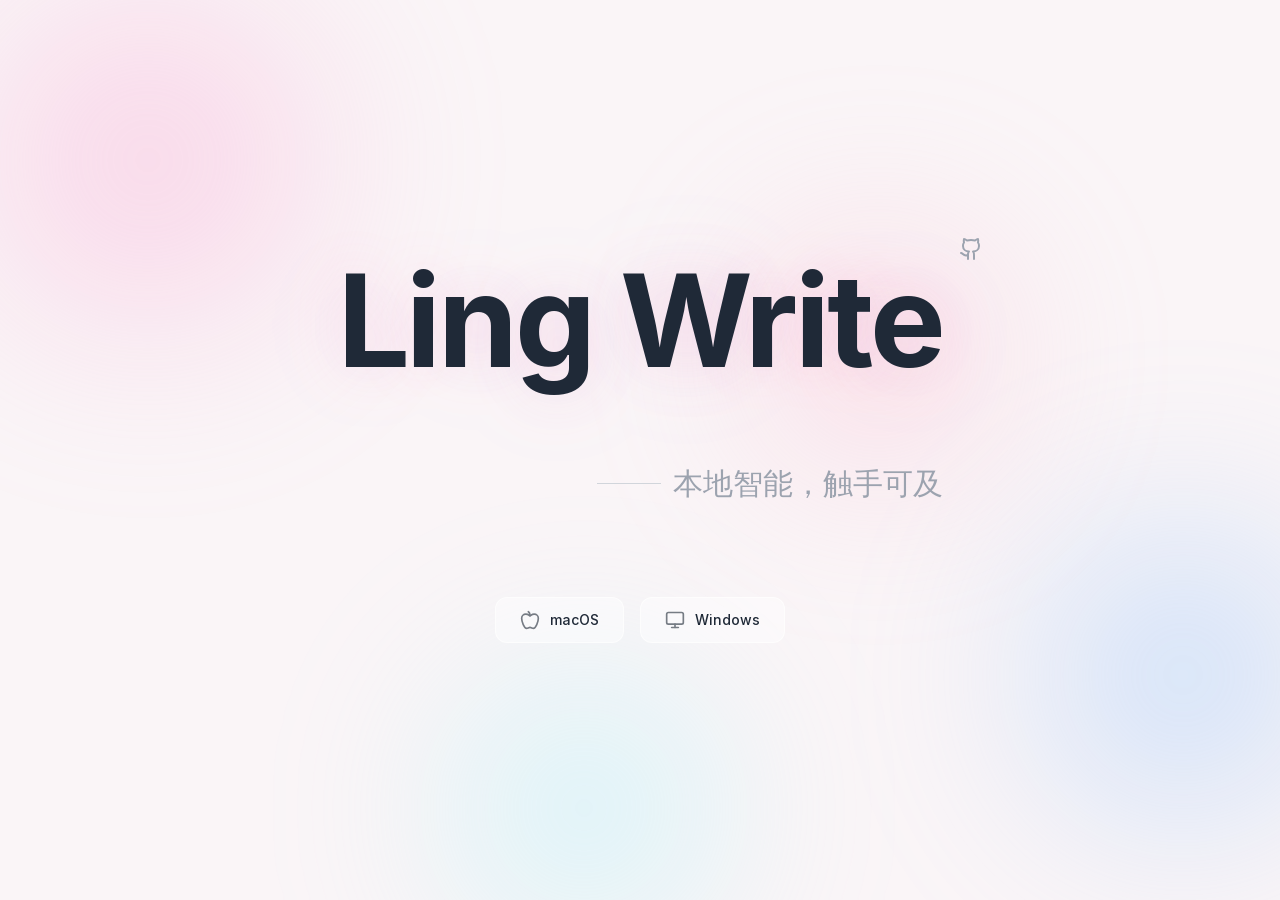
<file: index.html>
<!DOCTYPE html><!--ttAxzyY3ubsPyELwtLTH7--><html lang="zh"><head><meta charSet="utf-8"/><meta name="viewport" content="width=device-width, initial-scale=1"/><link rel="preload" href="/_next/static/media/e4af272ccee01ff0-s.p.woff2" as="font" crossorigin="" type="font/woff2"/><link rel="stylesheet" href="/_next/static/css/75ed8f29eb431561.css" data-precedence="next"/><link rel="preload" as="script" fetchPriority="low" href="/_next/static/chunks/webpack-04e66de93d089f54.js"/><script src="/_next/static/chunks/73cfcf22-8c90cff940dd9a32.js" async=""></script><script src="/_next/static/chunks/9736-6474fca1d3215fde.js" async=""></script><script src="/_next/static/chunks/main-app-9a37974575618280.js" async=""></script><script src="/_next/static/chunks/8094-29367cc3c470c0fe.js" async=""></script><script src="/_next/static/chunks/app/page-4e5576b45c0cf59b.js" async=""></script><meta name="next-size-adjust" content=""/><title>Ling Write — 本地智能，触手可及</title><meta name="description" content="在桌面软件上运行的大语言模型，AI 文字协作助手，保护隐私，高效、简洁、跨平台的桌面端智能助手。"/><meta name="keywords" content="Ling Write,AI,大模型,桌面应用,本地运行,隐私,LLM"/><meta name="google-adsense-account" content="ca-pub-7292810486004926"/><script src="/_next/static/chunks/polyfills-42372ed130431b0a.js" noModule=""></script></head><body class="__variable_f367f3 font-sans"><div hidden=""><!--$--><!--/$--></div><div class="home-page relative flex h-screen items-center justify-center overflow-hidden px-6"><div class="blob blob-1"></div><div class="blob blob-2"></div><div class="blob blob-3"></div><div class="blob blob-4"></div><div class="relative z-10 text-center" style="opacity:0"><div class="relative mb-16 inline-block sm:mb-20" style="opacity:0;filter:blur(8px);transform:translateY(24px)"><h1 class="text-7xl font-bold tracking-tight text-gray-800 text-glow sm:text-8xl lg:text-9xl">Ling Write</h1><a href="https://github.com/hustcc/lingwrite" target="_blank" rel="noopener noreferrer" class="absolute -right-2 -top-4 text-gray-400 transition-colors hover:text-gray-600 sm:-right-10 sm:-top-5"><svg xmlns="http://www.w3.org/2000/svg" width="24" height="24" viewBox="0 0 24 24" fill="none" stroke="currentColor" stroke-width="2" stroke-linecap="round" stroke-linejoin="round" class="lucide lucide-github h-5 w-5 sm:h-6 sm:w-6"><path d="M15 22v-4a4.8 4.8 0 0 0-1-3.5c3 0 6-2 6-5.5.08-1.25-.27-2.48-1-3.5.28-1.15.28-2.35 0-3.5 0 0-1 0-3 1.5-2.64-.5-5.36-.5-8 0C6 2 5 2 5 2c-.3 1.15-.3 2.35 0 3.5A5.403 5.403 0 0 0 4 9c0 3.5 3 5.5 6 5.5-.39.49-.68 1.05-.85 1.65-.17.6-.22 1.23-.15 1.85v4"></path><path d="M9 18c-4.51 2-5-2-7-2"></path></svg></a></div><p class="mb-20 flex items-center justify-end gap-3 text-xl text-gray-400 sm:mb-24 sm:text-2xl lg:text-3xl" style="opacity:0;filter:blur(8px);transform:translateY(24px)"><span class="inline-block h-px w-10 bg-gray-300 sm:w-16"></span>本地智能，触手可及</p><div class="flex flex-wrap items-center justify-center gap-4" style="opacity:0;filter:blur(8px);transform:translateY(24px)"><a href="https://github.com/hustcc/lingwrite/releases/latest" class="group inline-flex items-center gap-2.5 rounded-xl px-6 py-3 text-sm font-medium text-gray-800 btn-glass"><svg xmlns="http://www.w3.org/2000/svg" width="24" height="24" viewBox="0 0 24 24" fill="none" stroke="currentColor" stroke-width="2" stroke-linecap="round" stroke-linejoin="round" class="lucide lucide-apple h-5 w-5 opacity-60 transition-opacity group-hover:opacity-100"><path d="M12 20.94c1.5 0 2.75 1.06 4 1.06 3 0 6-8 6-12.22A4.91 4.91 0 0 0 17 5c-2.22 0-4 1.44-5 2-1-.56-2.78-2-5-2a4.9 4.9 0 0 0-5 4.78C2 14 5 22 8 22c1.25 0 2.5-1.06 4-1.06Z"></path><path d="M10 2c1 .5 2 2 2 5"></path></svg>macOS</a><a href="https://github.com/hustcc/lingwrite/releases/latest" class="group inline-flex items-center gap-2.5 rounded-xl px-6 py-3 text-sm font-medium text-gray-800 btn-glass"><svg xmlns="http://www.w3.org/2000/svg" width="24" height="24" viewBox="0 0 24 24" fill="none" stroke="currentColor" stroke-width="2" stroke-linecap="round" stroke-linejoin="round" class="lucide lucide-monitor h-5 w-5 opacity-60 transition-opacity group-hover:opacity-100"><rect width="20" height="14" x="2" y="3" rx="2"></rect><line x1="8" x2="16" y1="21" y2="21"></line><line x1="12" x2="12" y1="17" y2="21"></line></svg>Windows</a></div></div></div><!--$--><!--/$--><script src="/_next/static/chunks/webpack-04e66de93d089f54.js" id="_R_" async=""></script><script>(self.__next_f=self.__next_f||[]).push([0])</script><script>self.__next_f.push([1,"1:\"$Sreact.fragment\"\n2:I[36607,[],\"\"]\n3:I[85027,[],\"\"]\n4:I[80730,[],\"ClientPageRoot\"]\n5:I[50624,[\"8094\",\"static/chunks/8094-29367cc3c470c0fe.js\",\"8974\",\"static/chunks/app/page-4e5576b45c0cf59b.js\"],\"default\"]\n8:I[6102,[],\"OutletBoundary\"]\na:I[97803,[],\"AsyncMetadataOutlet\"]\nc:I[6102,[],\"ViewportBoundary\"]\ne:I[6102,[],\"MetadataBoundary\"]\nf:\"$Sreact.suspense\"\n11:I[4485,[],\"\"]\n:HL[\"/_next/static/media/e4af272ccee01ff0-s.p.woff2\",\"font\",{\"crossOrigin\":\"\",\"type\":\"font/woff2\"}]\n:HL[\"/_next/static/css/75ed8f29eb431561.css\",\"style\"]\n"])</script><script>self.__next_f.push([1,"0:{\"P\":null,\"b\":\"ttAxzyY3ubsPyELwtLTH7\",\"p\":\"\",\"c\":[\"\",\"\"],\"i\":false,\"f\":[[[\"\",{\"children\":[\"__PAGE__\",{}]},\"$undefined\",\"$undefined\",true],[\"\",[\"$\",\"$1\",\"c\",{\"children\":[[[\"$\",\"link\",\"0\",{\"rel\":\"stylesheet\",\"href\":\"/_next/static/css/75ed8f29eb431561.css\",\"precedence\":\"next\",\"crossOrigin\":\"$undefined\",\"nonce\":\"$undefined\"}]],[\"$\",\"html\",null,{\"lang\":\"zh\",\"children\":[\"$\",\"body\",null,{\"className\":\"__variable_f367f3 font-sans\",\"children\":[\"$\",\"$L2\",null,{\"parallelRouterKey\":\"children\",\"error\":\"$undefined\",\"errorStyles\":\"$undefined\",\"errorScripts\":\"$undefined\",\"template\":[\"$\",\"$L3\",null,{}],\"templateStyles\":\"$undefined\",\"templateScripts\":\"$undefined\",\"notFound\":[[[\"$\",\"title\",null,{\"children\":\"404: This page could not be found.\"}],[\"$\",\"div\",null,{\"style\":{\"fontFamily\":\"system-ui,\\\"Segoe UI\\\",Roboto,Helvetica,Arial,sans-serif,\\\"Apple Color Emoji\\\",\\\"Segoe UI Emoji\\\"\",\"height\":\"100vh\",\"textAlign\":\"center\",\"display\":\"flex\",\"flexDirection\":\"column\",\"alignItems\":\"center\",\"justifyContent\":\"center\"},\"children\":[\"$\",\"div\",null,{\"children\":[[\"$\",\"style\",null,{\"dangerouslySetInnerHTML\":{\"__html\":\"body{color:#000;background:#fff;margin:0}.next-error-h1{border-right:1px solid rgba(0,0,0,.3)}@media (prefers-color-scheme:dark){body{color:#fff;background:#000}.next-error-h1{border-right:1px solid rgba(255,255,255,.3)}}\"}}],[\"$\",\"h1\",null,{\"className\":\"next-error-h1\",\"style\":{\"display\":\"inline-block\",\"margin\":\"0 20px 0 0\",\"padding\":\"0 23px 0 0\",\"fontSize\":24,\"fontWeight\":500,\"verticalAlign\":\"top\",\"lineHeight\":\"49px\"},\"children\":404}],[\"$\",\"div\",null,{\"style\":{\"display\":\"inline-block\"},\"children\":[\"$\",\"h2\",null,{\"style\":{\"fontSize\":14,\"fontWeight\":400,\"lineHeight\":\"49px\",\"margin\":0},\"children\":\"This page could not be found.\"}]}]]}]}]],[]],\"forbidden\":\"$undefined\",\"unauthorized\":\"$undefined\"}]}]}]]}],{\"children\":[\"__PAGE__\",[\"$\",\"$1\",\"c\",{\"children\":[[\"$\",\"$L4\",null,{\"Component\":\"$5\",\"searchParams\":{},\"params\":{},\"promises\":[\"$@6\",\"$@7\"]}],null,[\"$\",\"$L8\",null,{\"children\":[\"$L9\",[\"$\",\"$La\",null,{\"promise\":\"$@b\"}]]}]]}],{},null,false]},null,false],[\"$\",\"$1\",\"h\",{\"children\":[null,[[\"$\",\"$Lc\",null,{\"children\":\"$Ld\"}],[\"$\",\"meta\",null,{\"name\":\"next-size-adjust\",\"content\":\"\"}]],[\"$\",\"$Le\",null,{\"children\":[\"$\",\"div\",null,{\"hidden\":true,\"children\":[\"$\",\"$f\",null,{\"fallback\":null,\"children\":\"$L10\"}]}]}]]}],false]],\"m\":\"$undefined\",\"G\":[\"$11\",[]],\"s\":false,\"S\":true}\n"])</script><script>self.__next_f.push([1,"6:{}\n7:\"$0:f:0:1:2:children:1:props:children:0:props:params\"\n"])</script><script>self.__next_f.push([1,"d:[[\"$\",\"meta\",\"0\",{\"charSet\":\"utf-8\"}],[\"$\",\"meta\",\"1\",{\"name\":\"viewport\",\"content\":\"width=device-width, initial-scale=1\"}]]\n9:null\n"])</script><script>self.__next_f.push([1,"b:{\"metadata\":[[\"$\",\"title\",\"0\",{\"children\":\"Ling Write — 本地智能，触手可及\"}],[\"$\",\"meta\",\"1\",{\"name\":\"description\",\"content\":\"在桌面软件上运行的大语言模型，AI 文字协作助手，保护隐私，高效、简洁、跨平台的桌面端智能助手。\"}],[\"$\",\"meta\",\"2\",{\"name\":\"keywords\",\"content\":\"Ling Write,AI,大模型,桌面应用,本地运行,隐私,LLM\"}]],\"error\":null,\"digest\":\"$undefined\"}\n"])</script><script>self.__next_f.push([1,"10:\"$b:metadata\"\n"])</script></body></html>
</file>
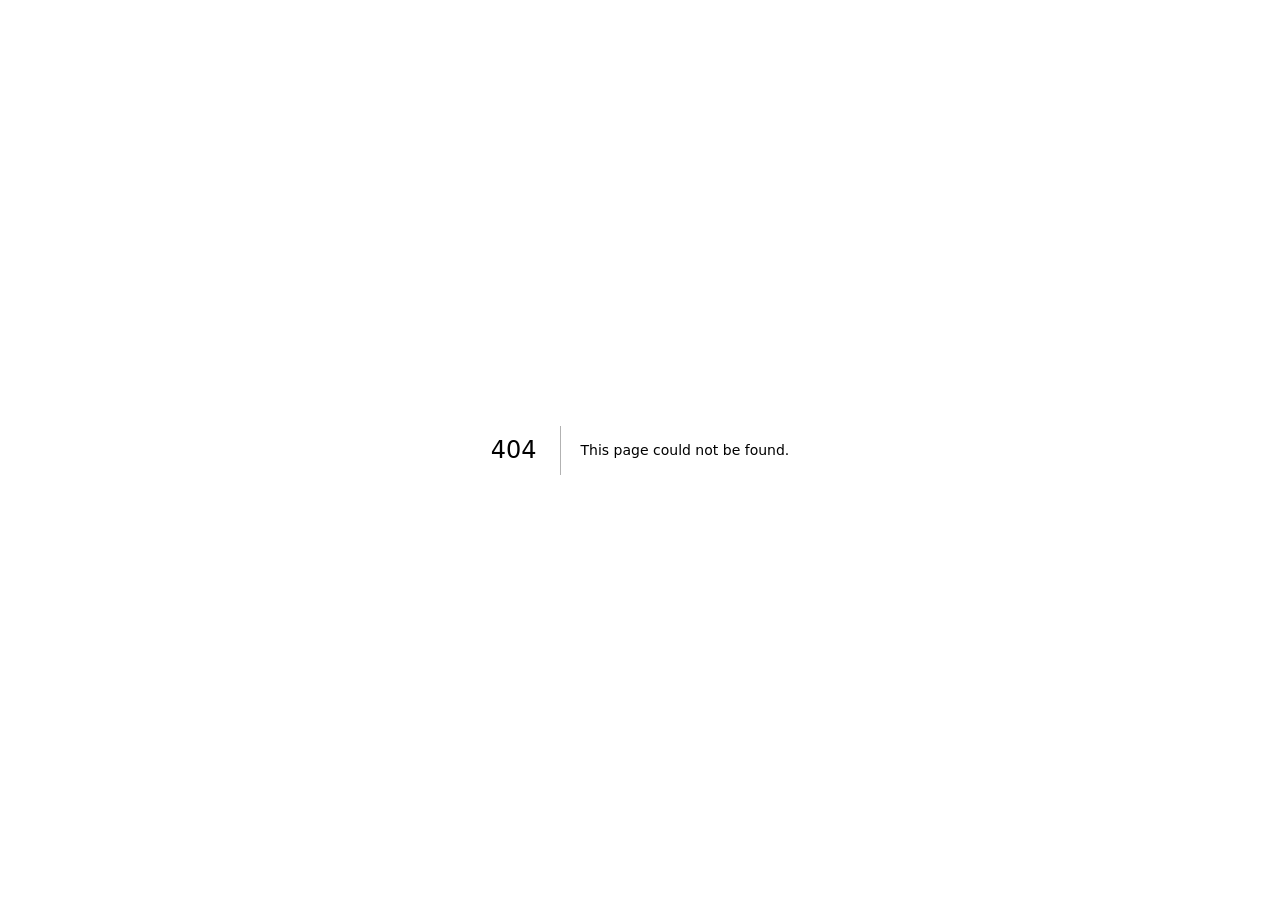
<file: 404/index.html>
<!DOCTYPE html><!--ttAxzyY3ubsPyELwtLTH7--><html lang="zh"><head><meta charSet="utf-8"/><meta name="viewport" content="width=device-width, initial-scale=1"/><link rel="preload" href="/_next/static/media/e4af272ccee01ff0-s.p.woff2" as="font" crossorigin="" type="font/woff2"/><link rel="stylesheet" href="/_next/static/css/75ed8f29eb431561.css" data-precedence="next"/><link rel="preload" as="script" fetchPriority="low" href="/_next/static/chunks/webpack-04e66de93d089f54.js"/><script src="/_next/static/chunks/73cfcf22-8c90cff940dd9a32.js" async=""></script><script src="/_next/static/chunks/9736-6474fca1d3215fde.js" async=""></script><script src="/_next/static/chunks/main-app-9a37974575618280.js" async=""></script><meta name="robots" content="noindex"/><meta name="next-size-adjust" content=""/><title>404: This page could not be found.</title><title>Ling Write — 本地智能，触手可及</title><meta name="description" content="在桌面软件上运行的大语言模型，AI 文字协作助手，保护隐私，高效、简洁、跨平台的桌面端智能助手。"/><meta name="keywords" content="Ling Write,AI,大模型,桌面应用,本地运行,隐私,LLM"/><script src="/_next/static/chunks/polyfills-42372ed130431b0a.js" noModule=""></script></head><body class="__variable_f367f3 font-sans"><div hidden=""><!--$--><!--/$--></div><div style="font-family:system-ui,&quot;Segoe UI&quot;,Roboto,Helvetica,Arial,sans-serif,&quot;Apple Color Emoji&quot;,&quot;Segoe UI Emoji&quot;;height:100vh;text-align:center;display:flex;flex-direction:column;align-items:center;justify-content:center"><div><style>body{color:#000;background:#fff;margin:0}.next-error-h1{border-right:1px solid rgba(0,0,0,.3)}@media (prefers-color-scheme:dark){body{color:#fff;background:#000}.next-error-h1{border-right:1px solid rgba(255,255,255,.3)}}</style><h1 class="next-error-h1" style="display:inline-block;margin:0 20px 0 0;padding:0 23px 0 0;font-size:24px;font-weight:500;vertical-align:top;line-height:49px">404</h1><div style="display:inline-block"><h2 style="font-size:14px;font-weight:400;line-height:49px;margin:0">This page could not be found.</h2></div></div></div><!--$--><!--/$--><script src="/_next/static/chunks/webpack-04e66de93d089f54.js" id="_R_" async=""></script><script>(self.__next_f=self.__next_f||[]).push([0])</script><script>self.__next_f.push([1,"1:\"$Sreact.fragment\"\n2:I[36607,[],\"\"]\n3:I[85027,[],\"\"]\n4:I[6102,[],\"OutletBoundary\"]\n6:I[97803,[],\"AsyncMetadataOutlet\"]\n8:I[6102,[],\"ViewportBoundary\"]\na:I[6102,[],\"MetadataBoundary\"]\nb:\"$Sreact.suspense\"\nd:I[4485,[],\"\"]\n:HL[\"/_next/static/media/e4af272ccee01ff0-s.p.woff2\",\"font\",{\"crossOrigin\":\"\",\"type\":\"font/woff2\"}]\n:HL[\"/_next/static/css/75ed8f29eb431561.css\",\"style\"]\n"])</script><script>self.__next_f.push([1,"0:{\"P\":null,\"b\":\"ttAxzyY3ubsPyELwtLTH7\",\"p\":\"\",\"c\":[\"\",\"_not-found\",\"\"],\"i\":false,\"f\":[[[\"\",{\"children\":[\"/_not-found\",{\"children\":[\"__PAGE__\",{}]}]},\"$undefined\",\"$undefined\",true],[\"\",[\"$\",\"$1\",\"c\",{\"children\":[[[\"$\",\"link\",\"0\",{\"rel\":\"stylesheet\",\"href\":\"/_next/static/css/75ed8f29eb431561.css\",\"precedence\":\"next\",\"crossOrigin\":\"$undefined\",\"nonce\":\"$undefined\"}]],[\"$\",\"html\",null,{\"lang\":\"zh\",\"children\":[\"$\",\"body\",null,{\"className\":\"__variable_f367f3 font-sans\",\"children\":[\"$\",\"$L2\",null,{\"parallelRouterKey\":\"children\",\"error\":\"$undefined\",\"errorStyles\":\"$undefined\",\"errorScripts\":\"$undefined\",\"template\":[\"$\",\"$L3\",null,{}],\"templateStyles\":\"$undefined\",\"templateScripts\":\"$undefined\",\"notFound\":\"$undefined\",\"forbidden\":\"$undefined\",\"unauthorized\":\"$undefined\"}]}]}]]}],{\"children\":[\"/_not-found\",[\"$\",\"$1\",\"c\",{\"children\":[null,[\"$\",\"$L2\",null,{\"parallelRouterKey\":\"children\",\"error\":\"$undefined\",\"errorStyles\":\"$undefined\",\"errorScripts\":\"$undefined\",\"template\":[\"$\",\"$L3\",null,{}],\"templateStyles\":\"$undefined\",\"templateScripts\":\"$undefined\",\"notFound\":\"$undefined\",\"forbidden\":\"$undefined\",\"unauthorized\":\"$undefined\"}]]}],{\"children\":[\"__PAGE__\",[\"$\",\"$1\",\"c\",{\"children\":[[[\"$\",\"title\",null,{\"children\":\"404: This page could not be found.\"}],[\"$\",\"div\",null,{\"style\":{\"fontFamily\":\"system-ui,\\\"Segoe UI\\\",Roboto,Helvetica,Arial,sans-serif,\\\"Apple Color Emoji\\\",\\\"Segoe UI Emoji\\\"\",\"height\":\"100vh\",\"textAlign\":\"center\",\"display\":\"flex\",\"flexDirection\":\"column\",\"alignItems\":\"center\",\"justifyContent\":\"center\"},\"children\":[\"$\",\"div\",null,{\"children\":[[\"$\",\"style\",null,{\"dangerouslySetInnerHTML\":{\"__html\":\"body{color:#000;background:#fff;margin:0}.next-error-h1{border-right:1px solid rgba(0,0,0,.3)}@media (prefers-color-scheme:dark){body{color:#fff;background:#000}.next-error-h1{border-right:1px solid rgba(255,255,255,.3)}}\"}}],[\"$\",\"h1\",null,{\"className\":\"next-error-h1\",\"style\":{\"display\":\"inline-block\",\"margin\":\"0 20px 0 0\",\"padding\":\"0 23px 0 0\",\"fontSize\":24,\"fontWeight\":500,\"verticalAlign\":\"top\",\"lineHeight\":\"49px\"},\"children\":404}],[\"$\",\"div\",null,{\"style\":{\"display\":\"inline-block\"},\"children\":[\"$\",\"h2\",null,{\"style\":{\"fontSize\":14,\"fontWeight\":400,\"lineHeight\":\"49px\",\"margin\":0},\"children\":\"This page could not be found.\"}]}]]}]}]],null,[\"$\",\"$L4\",null,{\"children\":[\"$L5\",[\"$\",\"$L6\",null,{\"promise\":\"$@7\"}]]}]]}],{},null,false]},null,false]},null,false],[\"$\",\"$1\",\"h\",{\"children\":[[\"$\",\"meta\",null,{\"name\":\"robots\",\"content\":\"noindex\"}],[[\"$\",\"$L8\",null,{\"children\":\"$L9\"}],[\"$\",\"meta\",null,{\"name\":\"next-size-adjust\",\"content\":\"\"}]],[\"$\",\"$La\",null,{\"children\":[\"$\",\"div\",null,{\"hidden\":true,\"children\":[\"$\",\"$b\",null,{\"fallback\":null,\"children\":\"$Lc\"}]}]}]]}],false]],\"m\":\"$undefined\",\"G\":[\"$d\",[]],\"s\":false,\"S\":true}\n"])</script><script>self.__next_f.push([1,"9:[[\"$\",\"meta\",\"0\",{\"charSet\":\"utf-8\"}],[\"$\",\"meta\",\"1\",{\"name\":\"viewport\",\"content\":\"width=device-width, initial-scale=1\"}]]\n5:null\n"])</script><script>self.__next_f.push([1,"7:{\"metadata\":[[\"$\",\"title\",\"0\",{\"children\":\"Ling Write — 本地智能，触手可及\"}],[\"$\",\"meta\",\"1\",{\"name\":\"description\",\"content\":\"在桌面软件上运行的大语言模型，AI 文字协作助手，保护隐私，高效、简洁、跨平台的桌面端智能助手。\"}],[\"$\",\"meta\",\"2\",{\"name\":\"keywords\",\"content\":\"Ling Write,AI,大模型,桌面应用,本地运行,隐私,LLM\"}]],\"error\":null,\"digest\":\"$undefined\"}\n"])</script><script>self.__next_f.push([1,"c:\"$7:metadata\"\n"])</script></body></html>
</file>
<file: _next/static/css/75ed8f29eb431561.css>
@font-face{font-family:Inter;font-style:normal;font-weight:100 900;font-display:swap;src:url(/_next/static/media/ba9851c3c22cd980-s.woff2) format("woff2");unicode-range:u+0460-052f,u+1c80-1c8a,u+20b4,u+2de0-2dff,u+a640-a69f,u+fe2e-fe2f}@font-face{font-family:Inter;font-style:normal;font-weight:100 900;font-display:swap;src:url(/_next/static/media/21350d82a1f187e9-s.woff2) format("woff2");unicode-range:u+0301,u+0400-045f,u+0490-0491,u+04b0-04b1,u+2116}@font-face{font-family:Inter;font-style:normal;font-weight:100 900;font-display:swap;src:url(/_next/static/media/c5fe6dc8356a8c31-s.woff2) format("woff2");unicode-range:u+1f??}@font-face{font-family:Inter;font-style:normal;font-weight:100 900;font-display:swap;src:url(/_next/static/media/19cfc7226ec3afaa-s.woff2) format("woff2");unicode-range:u+0370-0377,u+037a-037f,u+0384-038a,u+038c,u+038e-03a1,u+03a3-03ff}@font-face{font-family:Inter;font-style:normal;font-weight:100 900;font-display:swap;src:url(/_next/static/media/df0a9ae256c0569c-s.woff2) format("woff2");unicode-range:u+0102-0103,u+0110-0111,u+0128-0129,u+0168-0169,u+01a0-01a1,u+01af-01b0,u+0300-0301,u+0303-0304,u+0308-0309,u+0323,u+0329,u+1ea0-1ef9,u+20ab}@font-face{font-family:Inter;font-style:normal;font-weight:100 900;font-display:swap;src:url(/_next/static/media/8e9860b6e62d6359-s.woff2) format("woff2");unicode-range:u+0100-02ba,u+02bd-02c5,u+02c7-02cc,u+02ce-02d7,u+02dd-02ff,u+0304,u+0308,u+0329,u+1d00-1dbf,u+1e00-1e9f,u+1ef2-1eff,u+2020,u+20a0-20ab,u+20ad-20c0,u+2113,u+2c60-2c7f,u+a720-a7ff}@font-face{font-family:Inter;font-style:normal;font-weight:100 900;font-display:swap;src:url(/_next/static/media/e4af272ccee01ff0-s.p.woff2) format("woff2");unicode-range:u+00??,u+0131,u+0152-0153,u+02bb-02bc,u+02c6,u+02da,u+02dc,u+0304,u+0308,u+0329,u+2000-206f,u+20ac,u+2122,u+2191,u+2193,u+2212,u+2215,u+feff,u+fffd}@font-face{font-family:Inter Fallback;src:local("Arial");ascent-override:90.44%;descent-override:22.52%;line-gap-override:0.00%;size-adjust:107.12%}.__className_f367f3{font-family:Inter,Inter Fallback;font-style:normal}.__variable_f367f3{--font-inter:"Inter","Inter Fallback"}*,:after,:before{--tw-border-spacing-x:0;--tw-border-spacing-y:0;--tw-translate-x:0;--tw-translate-y:0;--tw-rotate:0;--tw-skew-x:0;--tw-skew-y:0;--tw-scale-x:1;--tw-scale-y:1;--tw-pan-x: ;--tw-pan-y: ;--tw-pinch-zoom: ;--tw-scroll-snap-strictness:proximity;--tw-gradient-from-position: ;--tw-gradient-via-position: ;--tw-gradient-to-position: ;--tw-ordinal: ;--tw-slashed-zero: ;--tw-numeric-figure: ;--tw-numeric-spacing: ;--tw-numeric-fraction: ;--tw-ring-inset: ;--tw-ring-offset-width:0px;--tw-ring-offset-color:#fff;--tw-ring-color:rgb(59 130 246/0.5);--tw-ring-offset-shadow:0 0 #0000;--tw-ring-shadow:0 0 #0000;--tw-shadow:0 0 #0000;--tw-shadow-colored:0 0 #0000;--tw-blur: ;--tw-brightness: ;--tw-contrast: ;--tw-grayscale: ;--tw-hue-rotate: ;--tw-invert: ;--tw-saturate: ;--tw-sepia: ;--tw-drop-shadow: ;--tw-backdrop-blur: ;--tw-backdrop-brightness: ;--tw-backdrop-contrast: ;--tw-backdrop-grayscale: ;--tw-backdrop-hue-rotate: ;--tw-backdrop-invert: ;--tw-backdrop-opacity: ;--tw-backdrop-saturate: ;--tw-backdrop-sepia: ;--tw-contain-size: ;--tw-contain-layout: ;--tw-contain-paint: ;--tw-contain-style: }::backdrop{--tw-border-spacing-x:0;--tw-border-spacing-y:0;--tw-translate-x:0;--tw-translate-y:0;--tw-rotate:0;--tw-skew-x:0;--tw-skew-y:0;--tw-scale-x:1;--tw-scale-y:1;--tw-pan-x: ;--tw-pan-y: ;--tw-pinch-zoom: ;--tw-scroll-snap-strictness:proximity;--tw-gradient-from-position: ;--tw-gradient-via-position: ;--tw-gradient-to-position: ;--tw-ordinal: ;--tw-slashed-zero: ;--tw-numeric-figure: ;--tw-numeric-spacing: ;--tw-numeric-fraction: ;--tw-ring-inset: ;--tw-ring-offset-width:0px;--tw-ring-offset-color:#fff;--tw-ring-color:rgb(59 130 246/0.5);--tw-ring-offset-shadow:0 0 #0000;--tw-ring-shadow:0 0 #0000;--tw-shadow:0 0 #0000;--tw-shadow-colored:0 0 #0000;--tw-blur: ;--tw-brightness: ;--tw-contrast: ;--tw-grayscale: ;--tw-hue-rotate: ;--tw-invert: ;--tw-saturate: ;--tw-sepia: ;--tw-drop-shadow: ;--tw-backdrop-blur: ;--tw-backdrop-brightness: ;--tw-backdrop-contrast: ;--tw-backdrop-grayscale: ;--tw-backdrop-hue-rotate: ;--tw-backdrop-invert: ;--tw-backdrop-opacity: ;--tw-backdrop-saturate: ;--tw-backdrop-sepia: ;--tw-contain-size: ;--tw-contain-layout: ;--tw-contain-paint: ;--tw-contain-style: }/*
! tailwindcss v3.4.19 | MIT License | https://tailwindcss.com
*/*,:after,:before{box-sizing:border-box;border:0 solid #e5e7eb}:after,:before{--tw-content:""}:host,html{line-height:1.5;-webkit-text-size-adjust:100%;-moz-tab-size:4;-o-tab-size:4;tab-size:4;font-family:var(--font-inter),HarmonyOS Sans,sans-serif;font-feature-settings:normal;font-variation-settings:normal;-webkit-tap-highlight-color:transparent}body{margin:0;line-height:inherit}hr{height:0;color:inherit;border-top-width:1px}abbr:where([title]){-webkit-text-decoration:underline dotted;text-decoration:underline dotted}h1,h2,h3,h4,h5,h6{font-size:inherit;font-weight:inherit}a{color:inherit;text-decoration:inherit}b,strong{font-weight:bolder}code,kbd,pre,samp{font-family:ui-monospace,SFMono-Regular,Menlo,Monaco,Consolas,Liberation Mono,Courier New,monospace;font-feature-settings:normal;font-variation-settings:normal;font-size:1em}small{font-size:80%}sub,sup{font-size:75%;line-height:0;position:relative;vertical-align:baseline}sub{bottom:-.25em}sup{top:-.5em}table{text-indent:0;border-color:inherit;border-collapse:collapse}button,input,optgroup,select,textarea{font-family:inherit;font-feature-settings:inherit;font-variation-settings:inherit;font-size:100%;font-weight:inherit;line-height:inherit;letter-spacing:inherit;color:inherit;margin:0;padding:0}button,select{text-transform:none}button,input:where([type=button]),input:where([type=reset]),input:where([type=submit]){-webkit-appearance:button;background-color:transparent;background-image:none}:-moz-focusring{outline:auto}:-moz-ui-invalid{box-shadow:none}progress{vertical-align:baseline}::-webkit-inner-spin-button,::-webkit-outer-spin-button{height:auto}[type=search]{-webkit-appearance:textfield;outline-offset:-2px}::-webkit-search-decoration{-webkit-appearance:none}::-webkit-file-upload-button{-webkit-appearance:button;font:inherit}summary{display:list-item}blockquote,dd,dl,figure,h1,h2,h3,h4,h5,h6,hr,p,pre{margin:0}fieldset{margin:0}fieldset,legend{padding:0}menu,ol,ul{list-style:none;margin:0;padding:0}dialog{padding:0}textarea{resize:vertical}input::-moz-placeholder,textarea::-moz-placeholder{opacity:1;color:#9ca3af}input::placeholder,textarea::placeholder{opacity:1;color:#9ca3af}[role=button],button{cursor:pointer}:disabled{cursor:default}audio,canvas,embed,iframe,img,object,svg,video{display:block;vertical-align:middle}img,video{max-width:100%;height:auto}[hidden]:where(:not([hidden=until-found])){display:none}.container{width:100%}@media (min-width:640px){.container{max-width:640px}}@media (min-width:768px){.container{max-width:768px}}@media (min-width:1024px){.container{max-width:1024px}}@media (min-width:1280px){.container{max-width:1280px}}@media (min-width:1536px){.container{max-width:1536px}}.absolute{position:absolute}.relative{position:relative}.-right-2{right:-.5rem}.-top-4{top:-1rem}.z-10{z-index:10}.mx-auto{margin-left:auto;margin-right:auto}.my-2{margin-top:.5rem;margin-bottom:.5rem}.mb-16{margin-bottom:4rem}.mb-20{margin-bottom:5rem}.mt-2{margin-top:.5rem}.block{display:block}.inline-block{display:inline-block}.flex{display:flex}.inline-flex{display:inline-flex}.hidden{display:none}.h-32{height:8rem}.h-5{height:1.25rem}.h-px{height:1px}.h-screen{height:100vh}.min-h-screen{min-height:100vh}.w-10{width:2.5rem}.w-5{width:1.25rem}.max-w-3xl{max-width:48rem}.max-w-none{max-width:none}@keyframes pulse{50%{opacity:.5}}.animate-pulse{animation:pulse 2s cubic-bezier(.4,0,.6,1) infinite}.flex-wrap{flex-wrap:wrap}.items-center{align-items:center}.justify-end{justify-content:flex-end}.justify-center{justify-content:center}.justify-between{justify-content:space-between}.gap-2\.5{gap:.625rem}.gap-3{gap:.75rem}.gap-4{gap:1rem}.overflow-hidden{overflow:hidden}.overflow-x-auto{overflow-x:auto}.rounded-lg{border-radius:.5rem}.rounded-md{border-radius:.375rem}.rounded-xl{border-radius:.75rem}.border{border-width:1px}.border-b{border-bottom-width:1px}.border-gray-100{--tw-border-opacity:1;border-color:rgb(243 244 246/var(--tw-border-opacity,1))}.bg-gray-100{--tw-bg-opacity:1;background-color:rgb(243 244 246/var(--tw-bg-opacity,1))}.bg-gray-300{--tw-bg-opacity:1;background-color:rgb(209 213 219/var(--tw-bg-opacity,1))}.bg-gray-50{--tw-bg-opacity:1;background-color:rgb(249 250 251/var(--tw-bg-opacity,1))}.bg-red-50{--tw-bg-opacity:1;background-color:rgb(254 242 242/var(--tw-bg-opacity,1))}.bg-white{--tw-bg-opacity:1;background-color:rgb(255 255 255/var(--tw-bg-opacity,1))}.p-2{padding:.5rem}.p-3{padding:.75rem}.px-6{padding-left:1.5rem;padding-right:1.5rem}.py-10{padding-top:2.5rem;padding-bottom:2.5rem}.py-2{padding-top:.5rem;padding-bottom:.5rem}.py-3{padding-top:.75rem;padding-bottom:.75rem}.py-4{padding-top:1rem;padding-bottom:1rem}.text-center{text-align:center}.font-mono{font-family:ui-monospace,SFMono-Regular,Menlo,Monaco,Consolas,Liberation Mono,Courier New,monospace}.font-sans{font-family:var(--font-inter),HarmonyOS Sans,sans-serif}.text-7xl{font-size:4.5rem;line-height:1}.text-sm{font-size:.875rem;line-height:1.25rem}.text-xl{font-size:1.25rem;line-height:1.75rem}.text-xs{font-size:.75rem;line-height:1rem}.font-bold{font-weight:700}.font-medium{font-weight:500}.tracking-tight{letter-spacing:-.025em}.text-gray-300{--tw-text-opacity:1;color:rgb(209 213 219/var(--tw-text-opacity,1))}.text-gray-400{--tw-text-opacity:1;color:rgb(156 163 175/var(--tw-text-opacity,1))}.text-gray-800{--tw-text-opacity:1;color:rgb(31 41 55/var(--tw-text-opacity,1))}.text-red-600{--tw-text-opacity:1;color:rgb(220 38 38/var(--tw-text-opacity,1))}.opacity-60{opacity:.6}.opacity-70{opacity:.7}.blur{--tw-blur:blur(8px)}.blur,.filter{filter:var(--tw-blur) var(--tw-brightness) var(--tw-contrast) var(--tw-grayscale) var(--tw-hue-rotate) var(--tw-invert) var(--tw-saturate) var(--tw-sepia) var(--tw-drop-shadow)}.transition{transition-property:color,background-color,border-color,text-decoration-color,fill,stroke,opacity,box-shadow,transform,filter,backdrop-filter;transition-timing-function:cubic-bezier(.4,0,.2,1);transition-duration:.15s}.transition-colors{transition-property:color,background-color,border-color,text-decoration-color,fill,stroke;transition-timing-function:cubic-bezier(.4,0,.2,1);transition-duration:.15s}.transition-opacity{transition-property:opacity;transition-timing-function:cubic-bezier(.4,0,.2,1);transition-duration:.15s}:root{--background:0 0% 100%;--foreground:240 10% 3.9%;--primary:240 5.9% 10%;--primary-foreground:0 0% 98%;--secondary:240 4.8% 95.9%;--muted-foreground:240 3.8% 46.1%;--border:240 5.9% 90%}*{margin:0;padding:0;box-sizing:border-box}body,html{height:100%;background:#faf5f7;color:#2d2d3a;font-family:var(--font-inter),system-ui,sans-serif;-webkit-font-smoothing:antialiased}body:has(.home-page){overflow:hidden}.blob{position:absolute;border-radius:50%;filter:blur(80px);opacity:.5;will-change:transform;pointer-events:none}.blob-1{width:500px;height:500px;background:radial-gradient(circle,#f9a8d4 0,transparent 70%);top:-10%;left:-8%;animation:drift1 18s ease-in-out infinite alternate}.blob-2{width:450px;height:450px;background:radial-gradient(circle,#93c5fd 0,transparent 70%);top:50%;right:-10%;animation:drift2 22s ease-in-out infinite alternate}.blob-3{width:400px;height:400px;background:radial-gradient(circle,#a5f3fc 0,transparent 70%);bottom:-12%;left:30%;animation:drift3 20s ease-in-out infinite alternate}.blob-4{width:350px;height:350px;background:radial-gradient(circle,#fbb6ce 0,transparent 70%);top:20%;left:55%;animation:drift4 24s ease-in-out infinite alternate}@keyframes drift1{0%{transform:translate(0) scale(1)}to{transform:translate(120px,80px) scale(1.15)}}@keyframes drift2{0%{transform:translate(0) scale(1)}to{transform:translate(-100px,-60px) scale(1.1)}}@keyframes drift3{0%{transform:translate(0) scale(1)}to{transform:translate(80px,-90px) scale(1.2)}}@keyframes drift4{0%{transform:translate(0) scale(1)}to{transform:translate(-70px,50px) scale(1.08)}}.text-glow{text-shadow:0 0 60px rgba(244,114,182,.2),0 0 120px rgba(147,197,253,.1)}.btn-glass{background:rgba(255,255,255,.45);backdrop-filter:blur(12px);border:1px solid rgba(255,255,255,.6);transition:background .3s,border-color .3s,transform .2s}.btn-glass:hover{background:rgba(255,255,255,.65);border-color:rgba(255,255,255,.8);transform:translateY(-1px)}.hover\:text-gray-600:hover{--tw-text-opacity:1;color:rgb(75 85 99/var(--tw-text-opacity,1))}.group:hover .group-hover\:opacity-100{opacity:1}@media (min-width:640px){.sm\:-right-10{right:-2.5rem}.sm\:-top-5{top:-1.25rem}.sm\:mb-20{margin-bottom:5rem}.sm\:mb-24{margin-bottom:6rem}.sm\:h-6{height:1.5rem}.sm\:w-16{width:4rem}.sm\:w-6{width:1.5rem}.sm\:text-2xl{font-size:1.5rem;line-height:2rem}.sm\:text-8xl{font-size:6rem;line-height:1}}@media (min-width:1024px){.lg\:text-3xl{font-size:1.875rem;line-height:2.25rem}.lg\:text-9xl{font-size:8rem;line-height:1}}.\[\&\>svg\]\:max-w-full>svg{max-width:100%}
</file>
